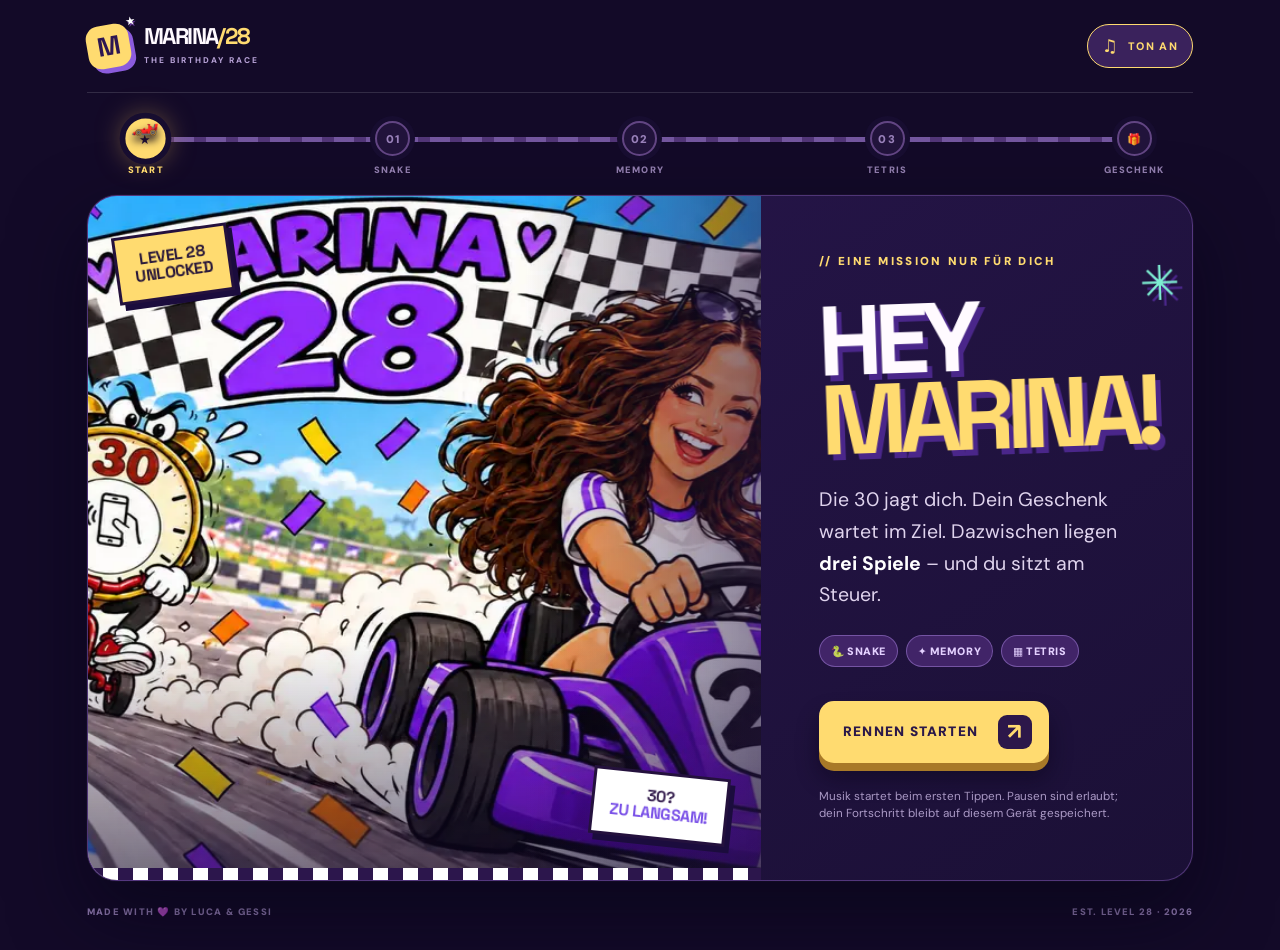
<file: index.html>
<!doctype html>
<html lang="de-CH">
<head>
  <meta charset="utf-8">
  <meta name="viewport" content="width=device-width,initial-scale=1,viewport-fit=cover">
  <meta name="theme-color" content="#130a28">
  <meta name="description" content="Marinas Geburtstagsrennen: drei Herausforderungen bis zum Geschenk.">
  <title>Marina 28 · Das Geburtstagsrennen</title>
  <link rel="preload" as="image" href="assets/marina-race.webp">
  <link rel="stylesheet" href="style.css?v=mobile-title-20260923-1">
  <script src="app.js?v=arcade-audio-default-20260925-1" defer></script>
</head>
<body>
  <div class="ambient" aria-hidden="true"><div class="ambient-grid"></div><div class="orb orb-a"></div><div class="orb orb-b"></div><div class="speed-lines"></div></div>
  <div class="app">
    <header class="topbar">
      <div class="brand"><span class="brand-icon">M<span>★</span></span><span>MARINA<span class="brand-year">/28</span><small>THE BIRTHDAY RACE</small></span></div>
      <button class="sound-btn" id="soundBtn" type="button" aria-label="Ton ausschalten" aria-pressed="true"><span class="sound-icon">♫</span><span id="soundText">TON AN</span></button>
    </header>
    <nav class="race-track" aria-label="Dein Fortschritt">
      <div class="race-track-line"><div class="race-track-fill" id="trackFill"></div><div class="tiny-kart" id="trackKart" aria-hidden="true">🏎️</div></div>
      <div class="race-stops"><span class="stop current" data-stop="0"><i>★</i>START</span><span class="stop" data-stop="1"><i>01</i>SNAKE</span><span class="stop" data-stop="2"><i>02</i>MEMORY</span><span class="stop" data-stop="3"><i>03</i>TETRIS</span><span class="stop" data-stop="4"><i>🎁</i>GESCHENK</span></div>
    </nav>
    <main>
      <section class="screen active" id="intro" aria-labelledby="introTitle">
        <div class="hero-card">
          <div class="hero-art"><img src="assets/marina-race.webp" alt="Marina im violetten Kart fährt der 30 auf einem Dreirad davon."><span class="hero-sticker sticker-one">LEVEL 28<br>UNLOCKED</span><span class="hero-sticker sticker-two">30? <b>ZU LANGSAM!</b></span><span class="hero-checkers" aria-hidden="true"></span></div>
          <div class="hero-content"><div class="micro">// EINE MISSION NUR FÜR DICH</div><h1 id="introTitle">HEY<br><em>MARINA!</em><span class="title-star">✳</span></h1><p class="hero-lead">Die 30 jagt dich. Dein Geschenk wartet im Ziel. Dazwischen liegen <strong>drei Spiele</strong> – und du sitzt am Steuer.</p><div class="challenge-chips"><span>🐍 SNAKE</span><span>✦ MEMORY</span><span>▦ TETRIS</span></div><button class="action primary" id="startBtn" type="button"><span>RENNEN STARTEN</span><b>↗</b></button><p class="tiny-note">Musik startet beim ersten Tippen. Pausen sind erlaubt; dein Fortschritt bleibt auf diesem Gerät gespeichert.</p></div>
        </div>
      </section>
      <section class="screen game-screen" id="snakeScreen" aria-labelledby="snakeTitle">
        <div class="game-heading"><div><div class="micro">// RUNDE 01 — REAKTION</div><h2 id="snakeTitle">SNAKE<br><em>SPRINT.</em></h2><p>Sammle <strong>8 goldene Sterne</strong>. Berührst du die Wand oder dich selbst, startest du diese Runde neu.</p></div><div class="level-stamp">01<span>/03</span></div></div>
        <div class="game-card snake-layout"><div class="board-frame"><div class="board-label"><span>★ STERNE</span><b id="snakeScore">0 / 8</b></div><canvas id="snakeCanvas" width="400" height="400" aria-label="Snake-Spielfeld"></canvas><div class="board-caption">SWIPE ODER NUTZE DIE PFEILE</div></div><div class="game-side"><div class="side-icon">🐍</div><h3>Schlängel dich nach vorn.</h3><p>Steuere mit den Pfeiltasten oder wische direkt auf dem Feld. Auf dem Handy gehen auch die Knöpfe.</p><div class="status" id="snakeStatus" role="status">Bereit für den Start?</div><button class="action secondary" id="snakeStart" type="button">SPIEL STARTEN <span>→</span></button><div class="dpad" aria-label="Snake-Steuerung"><button type="button" data-snake="up" aria-label="Hoch">↑</button><button type="button" data-snake="left" aria-label="Links">←</button><button type="button" data-snake="down" aria-label="Runter">↓</button><button type="button" data-snake="right" aria-label="Rechts">→</button></div></div></div>
      </section>
      <section class="screen game-screen" id="memoryScreen" aria-labelledby="memoryTitle">
        <div class="game-heading"><div><div class="micro">// RUNDE 02 — KÖPFCHEN</div><h2 id="memoryTitle">MEMORY<br><em>BOXENSTOPP.</em></h2><p>Finde <strong>8 Paare</strong>. Immer zwei Karten aufdecken – wie viele Züge brauchst du?</p></div><div class="level-stamp">02<span>/03</span></div></div>
        <div class="game-card"><div class="memory-head"><span id="memoryPairs">0 / 8 PAARE</span><span id="memoryTurns">0 ZÜGE</span></div><div class="memory-grid" id="memoryGrid" aria-label="Memory-Spiel mit sechzehn Karten"></div><div class="memory-foot"><div class="status" id="memoryStatus" role="status">Dreh zwei Karten um.</div><button class="text-button" id="memoryRestart" type="button">↻ NEU MISCHEN</button></div></div>
      </section>
      <section class="screen game-screen" id="tetrisScreen" aria-labelledby="tetrisTitle">
        <div class="game-heading"><div><div class="micro">// RUNDE 03 — ENDSPURT</div><h2 id="tetrisTitle">TETRIS<br><em>FINALE.</em></h2><p>Räume <strong>6 Reihen</strong> ab, um das Geschenk freizuschalten. Pfeiltasten oder die Knöpfe bewegen die Blöcke.</p></div><div class="level-stamp">03<span>/03</span></div></div>
        <div class="game-card tetris-card"><div class="tetris-layout"><div class="tetris-board-wrap"><div class="tetris-banner"><span>MARINA ARCADE</span><span class="live-dot">LIVE</span></div><canvas id="tetrisCanvas" width="300" height="600" aria-label="Tetris-Spielfeld"></canvas><div class="tetris-board-foot">▦ &nbsp; LINE UP. CLEAR OUT. WIN BIG.</div></div><div class="tetris-side"><div class="metric"><small>REIHEN</small><strong id="tetrisLines">0 <span>/ 6</span></strong><div class="meter"><i id="tetrisMeter"></i></div></div><div class="metric"><small>PUNKTE</small><strong id="tetrisScore">0000</strong></div><div class="next-box"><small>NÄCHSTER BLOCK</small><canvas id="nextCanvas" width="120" height="100" aria-label="Nächster Tetris-Block"></canvas></div><div class="status" id="tetrisStatus" role="status">Bereit für den Endspurt?</div><button class="action secondary" id="tetrisStart" type="button">SPIEL STARTEN <span>→</span></button><p class="tetris-help">← → bewegen · ↑ drehen<br>↓ schneller · Leertaste fallen</p></div></div><div class="tetris-controls" aria-label="Tetris-Steuerung"><button type="button" data-tetris="left" aria-label="Nach links">←<small>LINKS</small></button><button type="button" data-tetris="rotate" aria-label="Drehen">↻<small>DREHEN</small></button><button type="button" data-tetris="right" aria-label="Nach rechts">→<small>RECHTS</small></button><button type="button" data-tetris="down" aria-label="Schneller nach unten">↓<small>RUNTER</small></button><button class="drop-btn" type="button" data-tetris="drop" aria-label="Sofort fallen lassen">⇣<small>FALLEN</small></button></div></div>
      </section>
      <section class="screen finale" id="finalScreen" aria-labelledby="finalTitle">
        <div class="final-glow" aria-hidden="true"></div><div class="micro">// ZIELLINIE ÜBERQUERT</div><div class="final-trophy" aria-hidden="true">✦</div><h2 id="finalTitle">ALLES GUTE<br><em>ZUM 28., MARINA!</em></h2><p>Du hast die 30 abgehängt. Wir wünschen dir ein Jahr voller schöner Momente, verrückter Ideen und ganz viel Lachen. Das hier ist für dich. 💜</p><div class="signature">Von <strong>Luca &amp; Gessi</strong></div>
        <div class="gift-scene" id="giftScene"><div class="gift-rays" aria-hidden="true"></div><div class="envelope" id="envelope" aria-hidden="true"><div class="envelope-back"></div><div class="letter"><div class="letter-star">✳</div><b>FÜR MARINA</b><span>Ein kleines Geschenk<br>für einen grossen Tag.</span></div><div class="envelope-front"></div><div class="envelope-flap"></div><div class="wax-seal">M</div></div></div>
        <button class="action primary gift-open" id="giftOpen" type="button"><span>GESCHENK ÖFFNEN</span><b>✦</b></button><a class="action voucher-link" id="voucherLink" href="gutschein.pdf" target="_blank" rel="noopener" hidden><span>GUTSCHEIN ANSEHEN</span><b>↗</b></a><p class="gift-note" id="giftNote">Klick auf den Umschlag oder den Knopf. ✨</p>
      </section>
    </main>
    <footer><span>MADE WITH 💜 BY LUCA &amp; GESSI</span><span>EST. LEVEL 28 · 2026</span></footer>
  </div>
  <div class="level-overlay" id="levelOverlay" role="dialog" aria-modal="true" aria-labelledby="levelTitle" hidden><div class="level-panel"><div class="level-burst" aria-hidden="true">✳</div><div class="micro">// CHECKPOINT ERREICHT</div><h2 id="levelTitle">STARK GEMACHT!</h2><p id="levelText"></p><button class="action primary" id="nextStage" type="button"><span>WEITER ZUM NÄCHSTEN</span><b>→</b></button></div></div>
  <div class="countdown" id="countdown" aria-live="assertive" hidden><span id="countdownValue">3</span></div>
  <div class="particle-layer" id="particles" aria-hidden="true"></div>
</body>
</html>
</file>
<file: style.css>
@import url('https://fonts.googleapis.com/css2?family=DM+Sans:wght@400;500;600;700;800&family=Space+Grotesk:wght@500;600;700&display=swap');
:root{--bg:#130a28;--panel:#251446;--panel2:#1c1137;--line:#7450ac;--purple:#9c6bff;--lilac:#d2b8ff;--yellow:#ffdb70;--mint:#7dedd2;--white:#fffaff;--muted:#c2b2da;--pink:#ff8bbb;--display:'Space Grotesk',system-ui,sans-serif;--body:'DM Sans',system-ui,sans-serif}
*{box-sizing:border-box}html{background:var(--bg);scroll-behavior:smooth}body{margin:0;min-height:100vh;color:var(--white);font-family:var(--body);background:var(--bg);overflow-x:hidden}button,a{-webkit-tap-highlight-color:transparent}button{font:inherit;cursor:pointer}a{color:inherit}button:focus-visible,a:focus-visible{outline:3px solid var(--yellow);outline-offset:4px}[hidden]{display:none!important}::selection{background:var(--yellow);color:var(--bg)}
.ambient{position:fixed;inset:0;z-index:-1;overflow:hidden;pointer-events:none;background:radial-gradient(circle at 68% -6%,#532b98 0,transparent 36rem),radial-gradient(circle at 0% 60%,#291353,transparent 43rem),#130a28}.ambient-grid{position:absolute;inset:0;opacity:.18;background-image:linear-gradient(#a279d033 1px,transparent 1px),linear-gradient(90deg,#a279d033 1px,transparent 1px);background-size:58px 58px;mask-image:linear-gradient(#000,transparent 85%)}.orb{position:absolute;border-radius:50%;filter:blur(1px);opacity:.27;animation:drift 12s ease-in-out infinite alternate}.orb-a{width:360px;height:360px;top:13%;right:-160px;background:radial-gradient(circle,#b17aff,transparent 70%)}.orb-b{width:310px;height:310px;bottom:10%;left:-170px;background:radial-gradient(circle,#5e35be,transparent 70%);animation-delay:-7s}.speed-lines{position:absolute;inset:-100%;opacity:.09;transform:rotate(-22deg);background:repeating-linear-gradient(90deg,transparent 0 160px,#ffebc7 161px 163px,transparent 164px 360px);animation:speed 18s linear infinite}
.app{width:min(1190px,100%);margin:auto;padding:0 clamp(16px,4vw,42px)}.topbar{min-height:93px;display:flex;align-items:center;justify-content:space-between;gap:20px;border-bottom:1px solid #ffffff22}.brand{display:flex;align-items:center;gap:14px;font:700 1.42rem/1 var(--display);letter-spacing:-.07em}.brand-icon{position:relative;display:grid;place-items:center;width:43px;height:43px;background:var(--yellow);color:#2d1652;border-radius:13px;transform:rotate(-10deg);box-shadow:4px 5px 0 #8b5bdd;font-size:1.65rem}.brand-icon span{position:absolute;right:-8px;top:-5px;color:#fff;font-size:.73rem;text-shadow:1px 2px #5f348d}.brand-year{color:var(--yellow)}.brand small{display:block;margin-top:6px;font:800 .52rem var(--body);letter-spacing:.24em;color:#b6a1d5}.sound-btn{display:flex;align-items:center;gap:9px;border:1px solid #9c75c866;border-radius:30px;background:#3a225c;color:#e8dafa;padding:10px 14px;font-size:.68rem;letter-spacing:.12em;font-weight:800}.sound-btn[aria-pressed=true]{border-color:var(--yellow);color:var(--yellow)}.sound-icon{font-size:1.1rem}
.race-track{position:relative;padding:28px 4px 19px}.race-track-line{position:absolute;left:5%;right:5%;top:44px;height:5px;border-radius:99px;background:#523678;overflow:visible}.race-track-line:before{content:'';position:absolute;inset:0;background:repeating-linear-gradient(90deg,#b798ed55 0 20px,transparent 20px 32px)}.race-track-fill{width:0;height:100%;border-radius:inherit;background:linear-gradient(90deg,var(--purple),var(--yellow));box-shadow:0 0 20px #a878ff;transition:width 1.1s cubic-bezier(.19,1,.22,1)}.tiny-kart{position:absolute;top:-28px;left:0;transform:translateX(-40%);font-size:1.4rem;filter:drop-shadow(0 5px 4px #10071b);transition:left 1.1s cubic-bezier(.19,1,.22,1);z-index:2}.race-stops{display:flex;justify-content:space-between;position:relative}.stop{z-index:1;display:grid;justify-items:center;gap:8px;width:10%;color:#8e7baa;font-size:.58rem;font-weight:900;letter-spacing:.12em;text-align:center;transition:color .4s}.stop i{display:grid;place-items:center;width:35px;height:35px;border:2px solid #624583;border-radius:50%;background:#21133b;color:#9981ba;font-style:normal;font-size:.7rem;box-shadow:0 0 0 5px #170d30;transition:transform .4s,background .4s,color .4s}.stop.current,.stop.done{color:var(--yellow)}.stop.current i{background:var(--yellow);border-color:var(--yellow);color:#24113e;transform:scale(1.15);box-shadow:0 0 0 5px #170d30,0 0 25px #ffc95c88}.stop.done i{background:#7c50d6;border-color:#ba93ff;color:white}
.screen{display:none;animation:screenIn .55s both}.screen.active{display:block}.micro{color:var(--yellow);font-weight:900;font-size:.72rem;letter-spacing:.2em;text-transform:uppercase}.hero-card,.game-card{position:relative;background:linear-gradient(145deg,#28164d,#1b1036);border:1px solid #7d55ad88;border-radius:30px;box-shadow:0 32px 75px #06031590,0 0 0 1px #ffffff08;overflow:hidden}.hero-card{display:grid;grid-template-columns:minmax(0,1.22fr) minmax(340px,.78fr);min-height:600px}.hero-art{position:relative;overflow:hidden;min-height:540px;background:#6c3aae}.hero-art:after{content:'';position:absolute;inset:0;background:linear-gradient(90deg,transparent 65%,#24144188),linear-gradient(0deg,#120a2e99,transparent 35%);pointer-events:none}.hero-art img{width:100%;height:100%;display:block;object-fit:cover;object-position:48% center;animation:artEntry 1.3s cubic-bezier(.2,.8,.2,1) both,artFloat 8s ease-in-out 1.3s infinite alternate}.hero-sticker{position:absolute;z-index:2;display:block;font:900 clamp(.75rem,1.5vw,1rem)/1.05 var(--display);letter-spacing:-.03em;text-align:center;padding:14px 16px;border:3px solid #24113d;box-shadow:5px 6px 0 #1b0c3d}.sticker-one{top:5%;left:4%;background:var(--yellow);color:#28173a;transform:rotate(-8deg);animation:stickerBounce 3s ease-in-out infinite}.sticker-two{bottom:6%;right:5%;background:white;color:#372050;transform:rotate(6deg);animation:stickerBounce 3.2s ease-in-out -1.4s infinite}.sticker-two b{display:block;color:#7950e7}.hero-checkers{position:absolute;z-index:2;left:0;bottom:0;width:100%;height:12px;background:conic-gradient(#fff 25%,#2c164c 0 50%,#fff 0 75%,#2c164c 0) 0 0/30px 30px}.hero-content{padding:clamp(28px,4.5vw,58px);display:flex;align-items:flex-start;justify-content:center;flex-direction:column}.hero-content h1{position:relative;font:700 clamp(4.4rem,7.7vw,8rem)/.8 var(--display);letter-spacing:-.085em;margin:28px 0 30px;transform:rotate(-2deg);text-shadow:5px 6px 0 #4a268a}.hero-content h1 em,.game-heading h2 em,.finale h2 em{font-style:normal;color:var(--yellow)}.title-star{position:absolute;top:-26px;right:-20px;color:var(--mint);font-size:3rem;animation:spin 12s linear infinite}.hero-lead{font-size:clamp(1.06rem,1.7vw,1.22rem);line-height:1.62;color:#dfd3ed;max-width:470px;margin:0 0 24px}.hero-lead strong,p strong{color:white}.challenge-chips{display:flex;gap:8px;flex-wrap:wrap;margin-bottom:34px}.challenge-chips span{border:1px solid #b18be877;border-radius:99px;padding:8px 11px;color:#e4d1ff;font-size:.67rem;font-weight:900;letter-spacing:.05em;background:#412468}.action{position:relative;display:inline-flex;align-items:center;justify-content:space-between;gap:20px;min-height:58px;padding:14px 17px 14px 24px;border:0;border-radius:15px;font:900 .85rem var(--body);letter-spacing:.09em;text-decoration:none;transition:transform .2s,box-shadow .2s,filter .2s}.action b,.action>span:last-child:not(:first-child){display:grid;place-items:center;width:34px;height:34px;border-radius:9px;font-size:1.4rem;font-weight:700}.action:hover{transform:translateY(-4px);filter:brightness(1.05)}.action:active{transform:translateY(3px)}.primary{background:var(--yellow);color:#2b1849;box-shadow:0 8px 0 #a87928,0 15px 22px #09041577}.primary b{background:#2c174a;color:var(--yellow)}.primary:active{box-shadow:0 2px 0 #a87928}.secondary{background:#9464f1;color:white;box-shadow:0 7px 0 #4c2a86}.secondary span{font-size:1.3rem}.secondary:active{box-shadow:0 2px 0 #4c2a86}.tiny-note{color:#ab9ac6;font-size:.73rem;line-height:1.5;margin:25px 0 0}
.game-screen{padding-bottom:8px}.game-heading{display:flex;align-items:flex-end;justify-content:space-between;gap:22px;padding:29px 8px 25px}.game-heading h2{font:700 clamp(3.7rem,7.7vw,7rem)/.84 var(--display);letter-spacing:-.08em;margin:15px 0 19px;text-shadow:5px 6px 0 #4d2788}.game-heading p{font-size:1.05rem;color:#d0c2e2;line-height:1.55;margin:0;max-width:640px}.level-stamp{flex:none;display:grid;place-items:center;border:3px solid var(--yellow);border-radius:50%;width:103px;height:103px;color:var(--yellow);font:700 3.4rem var(--display);transform:rotate(12deg);box-shadow:0 0 35px #b37cff55}.level-stamp span{font-size:1rem;align-self:end;margin-left:-21px;margin-top:-15px}.game-card{padding:clamp(17px,3vw,32px)}.snake-layout{display:grid;grid-template-columns:minmax(0,470px) minmax(240px,1fr);gap:clamp(22px,4vw,55px);align-items:center}.board-frame{border:2px solid #8a60c4;background:#20113e;padding:14px;border-radius:18px;box-shadow:inset 0 0 30px #0a061baa}.board-label{display:flex;align-items:center;justify-content:space-between;color:var(--yellow);font-weight:900;letter-spacing:.12em;padding:4px 4px 12px;font-size:.77rem}.board-label b{font-size:1.08rem}.board-frame canvas{display:block;width:100%;height:auto;aspect-ratio:1;background:#120a25;border-radius:7px;touch-action:none}.board-caption{text-align:center;color:#9f88bf;letter-spacing:.15em;font-size:.58rem;font-weight:800;padding-top:12px}.game-side h3{font:700 clamp(1.6rem,3vw,2.35rem)/1.05 var(--display);letter-spacing:-.04em;margin:10px 0}.game-side p{line-height:1.6;color:var(--muted);max-width:360px}.side-icon{font-size:3rem;filter:drop-shadow(0 8px 0 #512e82);animation:bop 2.7s ease-in-out infinite}.status{color:var(--lilac);font-size:.83rem;font-weight:800;min-height:1.4em;margin:18px 0}.status.good{color:var(--mint)}.status.bad{color:#ff9b9b}.dpad{display:grid;grid-template-columns:repeat(3,56px);grid-template-rows:repeat(2,51px);gap:6px;width:max-content;margin:25px 0 0}.dpad button,.tetris-controls button{border:1px solid #bc91ec;border-radius:12px;background:#43246e;color:white;box-shadow:0 4px 0 #25133f;font-size:1.45rem;font-weight:900;touch-action:manipulation}.dpad button:active,.tetris-controls button:active{background:#9464f1;transform:translateY(3px);box-shadow:0 1px 0 #25133f}.dpad button:nth-child(1){grid-column:2}.dpad button:nth-child(2){grid-column:1;grid-row:2}.dpad button:nth-child(3){grid-column:2;grid-row:2}.dpad button:nth-child(4){grid-column:3;grid-row:2}
.memory-head,.memory-foot{display:flex;align-items:center;justify-content:space-between;gap:16px}.memory-head{color:var(--yellow);font:800 .8rem var(--display);letter-spacing:.14em;margin-bottom:19px}.memory-grid{max-width:740px;margin:auto;display:grid;grid-template-columns:repeat(4,1fr);gap:clamp(7px,1.5vw,15px);perspective:850px}.memory-card{position:relative;aspect-ratio:1.35;border:0;background:transparent;padding:0;transform-style:preserve-3d;transition:transform .48s cubic-bezier(.25,.8,.2,1)}.memory-card.open,.memory-card.matched{transform:rotateY(180deg)}.memory-card .face{position:absolute;inset:0;display:grid;place-items:center;border-radius:16px;backface-visibility:hidden;-webkit-backface-visibility:hidden}.memory-card .back{border:2px solid #a47ad6;background:repeating-linear-gradient(45deg,#493073 0 8px,#402967 8px 16px);color:var(--yellow);font:700 clamp(2rem,5vw,3.4rem) var(--display);box-shadow:0 5px 0 #170b30}.memory-card .front{transform:rotateY(180deg);background:#f2e9ff;color:#492488;border:3px solid #d2b5ff;font-size:clamp(2rem,5vw,4rem)}.memory-card.matched .front{border-color:var(--mint);background:#eafff8;animation:matchPop .55s ease}.memory-card:not(:disabled):hover{filter:brightness(1.16)}.memory-foot{padding-top:14px}.memory-foot .status{margin:0}.text-button{background:none;color:var(--yellow);border:0;font-weight:900;font-size:.72rem;letter-spacing:.09em;padding:12px}
.tetris-layout{display:grid;grid-template-columns:minmax(0,330px) minmax(170px,1fr);gap:clamp(18px,4vw,55px);align-items:start;justify-content:center}.tetris-board-wrap{max-width:330px;border:2px solid #a87de1;border-radius:13px;background:#10071f;padding:11px;box-shadow:0 0 35px #9d65ff33}.tetris-banner,.tetris-board-foot{display:flex;justify-content:space-between;color:var(--yellow);font-weight:900;letter-spacing:.13em;font-size:.66rem;padding:5px 2px 10px}.live-dot{color:var(--mint)}.live-dot:before{content:'';display:inline-block;width:7px;height:7px;background:var(--mint);border-radius:50%;margin-right:6px;box-shadow:0 0 12px var(--mint);animation:pulse 1.3s infinite}.tetris-board-wrap canvas{display:block;width:100%;height:auto;aspect-ratio:1/2;background:#10081f;border-radius:4px;touch-action:none}.tetris-board-foot{font-size:.54rem;color:#9479b8;padding:10px 2px 0}.tetris-side{display:grid;gap:13px;align-content:start}.metric,.next-box{background:#170c32;border:1px solid #61448c;border-radius:15px;padding:14px 17px}.metric small,.next-box small{display:block;color:#b298d0;letter-spacing:.14em;font-weight:900;font-size:.63rem}.metric strong{display:block;color:var(--yellow);font:700 clamp(2rem,4vw,3.7rem) var(--display);letter-spacing:-.07em}.metric strong span{color:#8970a9;font-size:1.4rem}.meter{height:6px;border-radius:10px;background:#4b3371;overflow:hidden}.meter i{display:block;width:0;height:100%;background:linear-gradient(90deg,var(--purple),var(--mint));transition:width .3s}.next-box canvas{display:block;width:120px;height:100px;margin:7px auto -6px}.tetris-side .status{margin:3px 0}.tetris-help{font-size:.74rem;color:#a991ca;line-height:1.5;margin:0}.tetris-controls{display:grid;grid-template-columns:repeat(5,1fr);gap:8px;margin:19px auto 0;max-width:570px}.tetris-controls button{min-height:64px;display:grid;place-content:center;gap:1px}.tetris-controls small{display:block;font-size:.53rem;letter-spacing:.08em}.tetris-controls .drop-btn{background:var(--yellow);color:#261540;border-color:#ffe9a6;box-shadow:0 4px 0 #967034}
.finale{position:relative;isolation:isolate;text-align:center;padding:clamp(42px,6vw,78px) 20px 72px;border:1px solid #b58ce488;border-radius:32px;overflow:hidden;background:radial-gradient(circle at center 28%,#63349a88,transparent 41%),linear-gradient(160deg,#291650,#1c1039 65%,#28114c);box-shadow:0 35px 85px #05020e99}.finale:before{content:'';position:absolute;top:0;left:0;right:0;height:11px;background:conic-gradient(#fff 25%,#42226b 0 50%,#fff 0 75%,#42226b 0) 0 0/28px 28px}.final-glow{position:absolute;z-index:-1;width:500px;height:500px;left:50%;top:110px;transform:translateX(-50%);background:radial-gradient(circle,#a86aff44,transparent 65%);animation:glow 5s ease-in-out infinite}.final-trophy{width:70px;height:70px;margin:19px auto;display:grid;place-items:center;border:2px solid var(--yellow);border-radius:50%;color:var(--yellow);font-size:2.6rem;box-shadow:0 0 35px #ffdc7088;animation:spin 18s linear infinite}.finale h2{font:700 clamp(3rem,7vw,6.7rem)/.96 var(--display);letter-spacing:-.07em;margin:16px auto 22px;text-shadow:5px 6px 0 #4b247d}.finale>p{color:#e0d5ec;max-width:630px;margin:0 auto;line-height:1.7;font-size:1.06rem}.signature{margin:18px auto 10px;color:var(--lilac);font-size:1.06rem}.signature strong{color:var(--yellow);font-family:var(--display);font-size:1.3rem}.gift-scene{position:relative;display:grid;place-items:center;width:min(480px,100%);height:305px;margin:0 auto;perspective:900px;cursor:pointer}.gift-rays{position:absolute;inset:0;background:repeating-conic-gradient(from 0deg,#ffd66f18 0 5deg,transparent 5deg 18deg);mask-image:radial-gradient(circle,#000 0 8%,transparent 66%);animation:spin 28s linear infinite}.envelope{position:relative;width:260px;height:175px;transform:rotate(-5deg) translateY(10px);filter:drop-shadow(0 24px 24px #08031bb0);transition:transform 1.1s cubic-bezier(.2,.8,.2,1)}.gift-scene:hover .envelope{transform:rotate(-1deg) translateY(0)}.envelope-back{position:absolute;inset:0;border-radius:8px;background:#7950c0;border:2px solid #dfc0ff}.letter{position:absolute;z-index:1;left:16px;right:16px;top:22px;height:148px;background:#fff8e8;color:#47276e;border:2px solid #fbdba0;border-radius:5px;display:grid;place-items:center;align-content:center;gap:5px;transform:translateY(0);transition:transform 1.4s cubic-bezier(.18,.8,.15,1) .48s,box-shadow 1s .5s;box-shadow:0 2px 5px #1b0e3a55}.letter-star{font-size:1.8rem;color:#9869e8}.letter b{font:700 1.14rem var(--display);letter-spacing:.07em}.letter span{font-size:.65rem;line-height:1.4}.envelope-front{position:absolute;z-index:2;inset:0;border-radius:7px;background:linear-gradient(30deg,#8759d0 50%,transparent 50%),linear-gradient(-30deg,#956be0 50%,transparent 50%),linear-gradient(150deg,#ab7ff0 50%,transparent 50%),linear-gradient(-150deg,#9b70e3 50%,transparent 50%);clip-path:polygon(0 0,50% 54%,100% 0,100% 100%,0 100%);border-bottom:2px solid #f4dcff}.envelope-flap{position:absolute;z-index:4;left:0;top:-1px;width:100%;height:58%;background:#b18af0;clip-path:polygon(0 0,100% 0,50% 100%);transform-origin:top;transition:transform .75s cubic-bezier(.25,.8,.2,1),z-index 0s .65s}.wax-seal{position:absolute;z-index:5;top:80px;left:calc(50% - 21px);display:grid;place-items:center;width:42px;height:42px;border:3px solid #fbe6a1;border-radius:50%;background:#efbd4f;color:#3c245c;font:700 1.25rem var(--display);box-shadow:0 3px 7px #37185477;transition:opacity .35s}.gift-scene.open .envelope{transform:rotate(0) translateY(36px) scale(1.1)}.gift-scene.open .envelope-flap{transform:rotateX(175deg);z-index:0}.gift-scene.open .wax-seal{opacity:0}.gift-scene.open .letter{transform:translateY(-92px) rotate(-2deg);box-shadow:0 20px 30px #150a2f88}.gift-scene.open .gift-rays{opacity:1;animation-duration:8s}.gift-open,.voucher-link{min-width:min(290px,90%);margin:0 auto}.voucher-link{background:var(--mint);color:#1a2040;box-shadow:0 8px 0 #318d7d}.voucher-link b{background:#21354e;color:var(--mint)}.gift-note{color:#a994c5!important;font-size:.75rem!important;margin:20px auto 0!important}
.level-overlay{position:fixed;z-index:30;inset:0;display:grid;place-items:center;padding:16px;background:#10071edc;backdrop-filter:blur(14px);animation:screenIn .25s ease}.level-panel{position:relative;max-width:530px;width:100%;border:2px solid #cfabff;border-radius:26px;padding:45px clamp(22px,5vw,55px);text-align:center;background:radial-gradient(circle at 50% 0%,#6c3aad,#251348 75%);box-shadow:0 25px 90px #000a,0 0 50px #b27fff55}.level-burst{font-size:4.8rem;color:var(--yellow);animation:pop .6s cubic-bezier(.2,1,.2,1),spin 12s linear .6s infinite}.level-panel h2{font:700 clamp(2.7rem,8vw,4.8rem)/.9 var(--display);letter-spacing:-.07em;color:var(--yellow);margin:20px 0}.level-panel p{color:#e2d6ee;line-height:1.55;font-size:1.1rem}.countdown{position:fixed;z-index:40;inset:0;display:grid;place-items:center;background:#170c2be6;backdrop-filter:blur(5px)}.countdown span{color:var(--yellow);font:700 min(40vw,12rem)/1 var(--display);text-shadow:8px 10px #5e2caa;animation:countPop .7s ease both}.particle-layer{position:fixed;inset:0;z-index:50;pointer-events:none;overflow:hidden}.particle{position:absolute;top:-20px;width:9px;height:16px;animation:particleFall var(--duration) linear forwards}
footer{display:flex;justify-content:space-between;gap:16px;padding:25px 0 32px;color:#8e78ae;letter-spacing:.13em;font-size:.59rem;font-weight:900}
@keyframes screenIn{from{opacity:0;transform:translateY(14px)}to{opacity:1;transform:none}}@keyframes artEntry{from{opacity:.6;transform:scale(1.14) translateX(-3%)}to{opacity:1;transform:scale(1.03) translateX(0)}}@keyframes artFloat{to{transform:scale(1.1) translateX(-1%)}}@keyframes stickerBounce{50%{translate:0 -10px}}@keyframes drift{to{transform:translate(60px,-65px)}}@keyframes speed{to{transform:rotate(-22deg) translateX(360px)}}@keyframes spin{to{rotate:360deg}}@keyframes bop{50%{transform:translateY(-8px) rotate(6deg)}}@keyframes pulse{50%{opacity:.25}}@keyframes matchPop{50%{transform:scale(1.12)}}@keyframes glow{50%{opacity:.35;scale:1.14}}@keyframes pop{from{transform:scale(.15);opacity:0}70%{transform:scale(1.2)}to{transform:scale(1);opacity:1}}@keyframes countPop{from{transform:scale(.3);opacity:0}45%{transform:scale(1.15);opacity:1}to{transform:scale(1);opacity:1}}@keyframes particleFall{to{transform:translate(var(--drift),110vh) rotate(850deg);opacity:0}}
@media(max-width:920px){.hero-card{grid-template-columns:1fr}.hero-art{min-height:0;aspect-ratio:16/9}.hero-content{padding:34px}.hero-content h1{font-size:clamp(4rem,12vw,7rem)}.snake-layout{grid-template-columns:1fr 1fr;gap:22px}.game-side p{font-size:.88rem}}
@media(max-width:680px){.topbar{min-height:76px}.race-track{padding:24px 0 14px}.race-track-line{top:40px}.stop{font-size:.47rem}.stop i{width:30px;height:30px}.hero-card,.game-card,.finale{border-radius:21px}.hero-art{aspect-ratio:16/9}.hero-sticker{font-size:.64rem;padding:8px 10px;border-width:2px}.hero-content{padding:27px 23px 35px}.hero-content h1{font-size:clamp(3.7rem,15vw,5.8rem);margin:22px 0}.hero-lead{font-size:1.02rem}.challenge-chips span{font-size:.58rem}.game-heading{padding:25px 2px 20px;align-items:flex-start}.game-heading h2{font-size:clamp(3.5rem,11vw,5rem)}.game-heading p{font-size:.88rem}.level-stamp{width:70px;height:70px;font-size:2.3rem}.level-stamp span{font-size:.65rem}.snake-layout{grid-template-columns:1fr}.board-frame{max-width:490px;width:100%;margin:auto}.game-side{display:grid;justify-items:center;text-align:center}.game-side p{display:none}.game-side h3{font-size:1.5rem;margin:4px 0}.side-icon{font-size:2rem}.game-side .status{margin:8px 0}.dpad{margin:15px 0 0}.memory-head{font-size:.61rem}.memory-grid{gap:7px}.memory-card{aspect-ratio:1;border-radius:9px}.memory-card .face{border-radius:9px}.memory-card .back{font-size:1.8rem}.memory-card .front{font-size:2rem}.memory-foot{align-items:flex-start}.tetris-layout{grid-template-columns:minmax(0,1fr) minmax(100px,.65fr);gap:12px}.tetris-card{padding:12px}.tetris-board-wrap{padding:6px}.tetris-banner{font-size:.48rem}.tetris-board-foot{font-size:.38rem}.tetris-side{gap:7px}.metric,.next-box{padding:8px 9px;border-radius:9px}.metric small,.next-box small{font-size:.47rem}.metric strong{font-size:1.7rem}.metric strong span{font-size:.8rem}.next-box canvas{width:70px;height:58px}.tetris-side .action{min-height:39px;font-size:.57rem;padding:7px 8px;gap:4px}.tetris-help{font-size:.52rem}.tetris-side .status{font-size:.6rem}.tetris-controls{gap:5px;margin-top:12px}.tetris-controls button{min-height:55px;font-size:1.2rem}.tetris-controls small{font-size:.44rem}.finale h2{font-size:clamp(2.7rem,10vw,4.2rem)}.finale>p{font-size:.93rem}.gift-scene{height:285px}.envelope{scale:.87}footer{font-size:.48rem}}
@media(max-width:380px){.brand{font-size:1.13rem}.brand-icon{width:36px;height:36px;font-size:1.3rem}.sound-btn{padding:8px;font-size:.54rem}.stop{font-size:.4rem}.stop i{width:27px;height:27px}.game-heading h2{font-size:3.25rem}.level-stamp{width:59px;height:59px;font-size:1.9rem}.metric strong{font-size:1.4rem}.next-box canvas{width:58px;height:50px}.tetris-controls small{font-size:.38rem}}
@media(prefers-reduced-motion:reduce){html{scroll-behavior:auto}*,*::before,*::after{animation-duration:.01ms!important;animation-iteration-count:1!important;transition-duration:.01ms!important}.hero-art img{transform:none!important}}

/* Memory uses one visible face per card so every tap has the same result on iOS and desktop. */
.memory-grid{max-width:650px;perspective:none}
.memory-card{display:grid;place-items:center;aspect-ratio:1.25;border:2px solid #a47ad6;border-radius:15px;background:repeating-linear-gradient(45deg,#493073 0 8px,#402967 8px 16px);color:var(--yellow);font:700 clamp(2rem,5vw,3.2rem)/1 var(--display);box-shadow:0 5px 0 #170b30;transform:none;transform-style:flat;transition:background .2s,border-color .2s,transform .2s;touch-action:manipulation;user-select:none}
.memory-card.open{background:#f2e9ff;color:#492488;border-color:#d2b5ff;transform:scale(1.025);animation:memoryReveal .25s ease}
.memory-card.matched{background:#eafff8;color:#2d876f;border-color:var(--mint);transform:scale(1);animation:matchPop .45s ease}
.memory-card:disabled{cursor:default;opacity:1}
.memory-card:not(:disabled):active{transform:scale(.94)}
@keyframes memoryReveal{from{transform:scaleX(.3);opacity:.6}to{transform:scaleX(1.025);opacity:1}}
@media(max-width:680px){.memory-card{aspect-ratio:1;border-radius:10px;font-size:clamp(1.6rem,7vw,2.5rem)}.memory-grid{gap:8px}.memory-foot{align-items:center}.memory-foot .status{font-size:.7rem}.text-button{font-size:.62rem;white-space:nowrap}}

/* Keep the small mission label fully legible on phones. */
@media(max-width:680px){.hero-content .title-star{display:none}}
</file>
